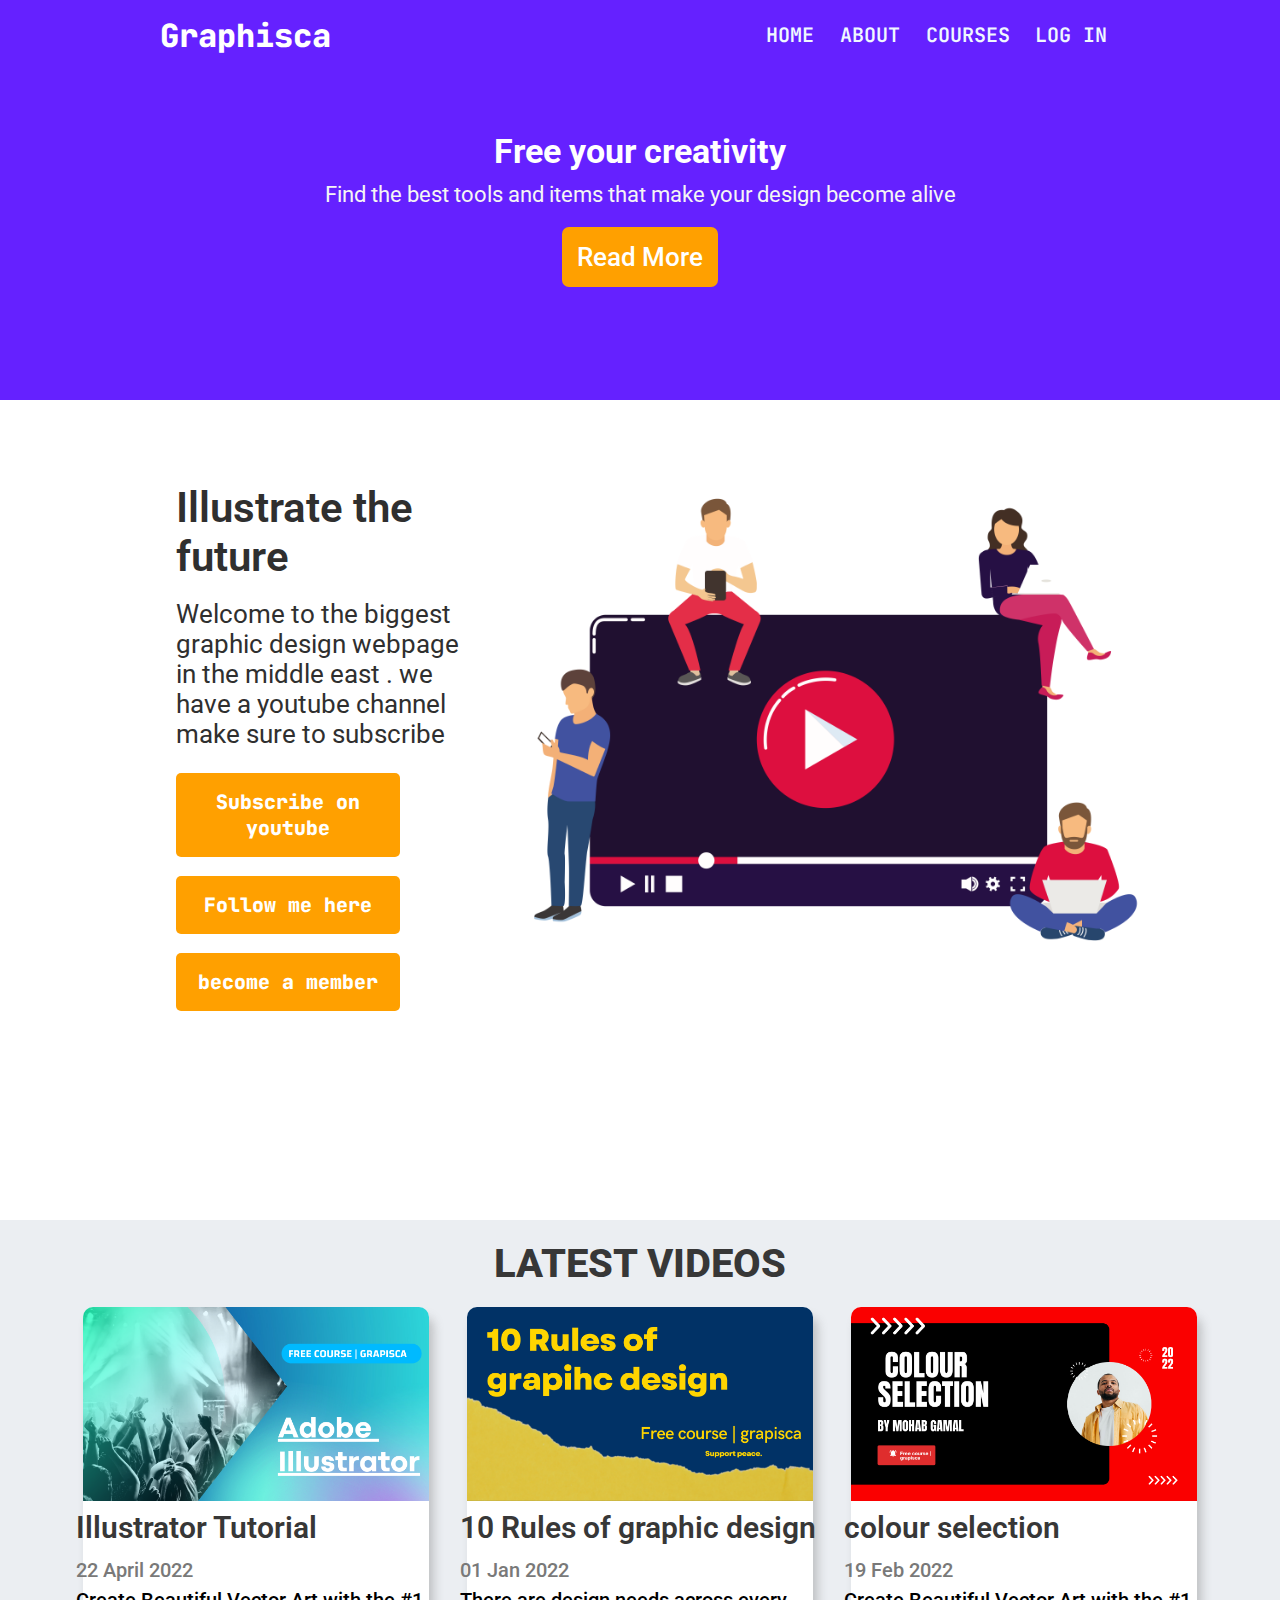
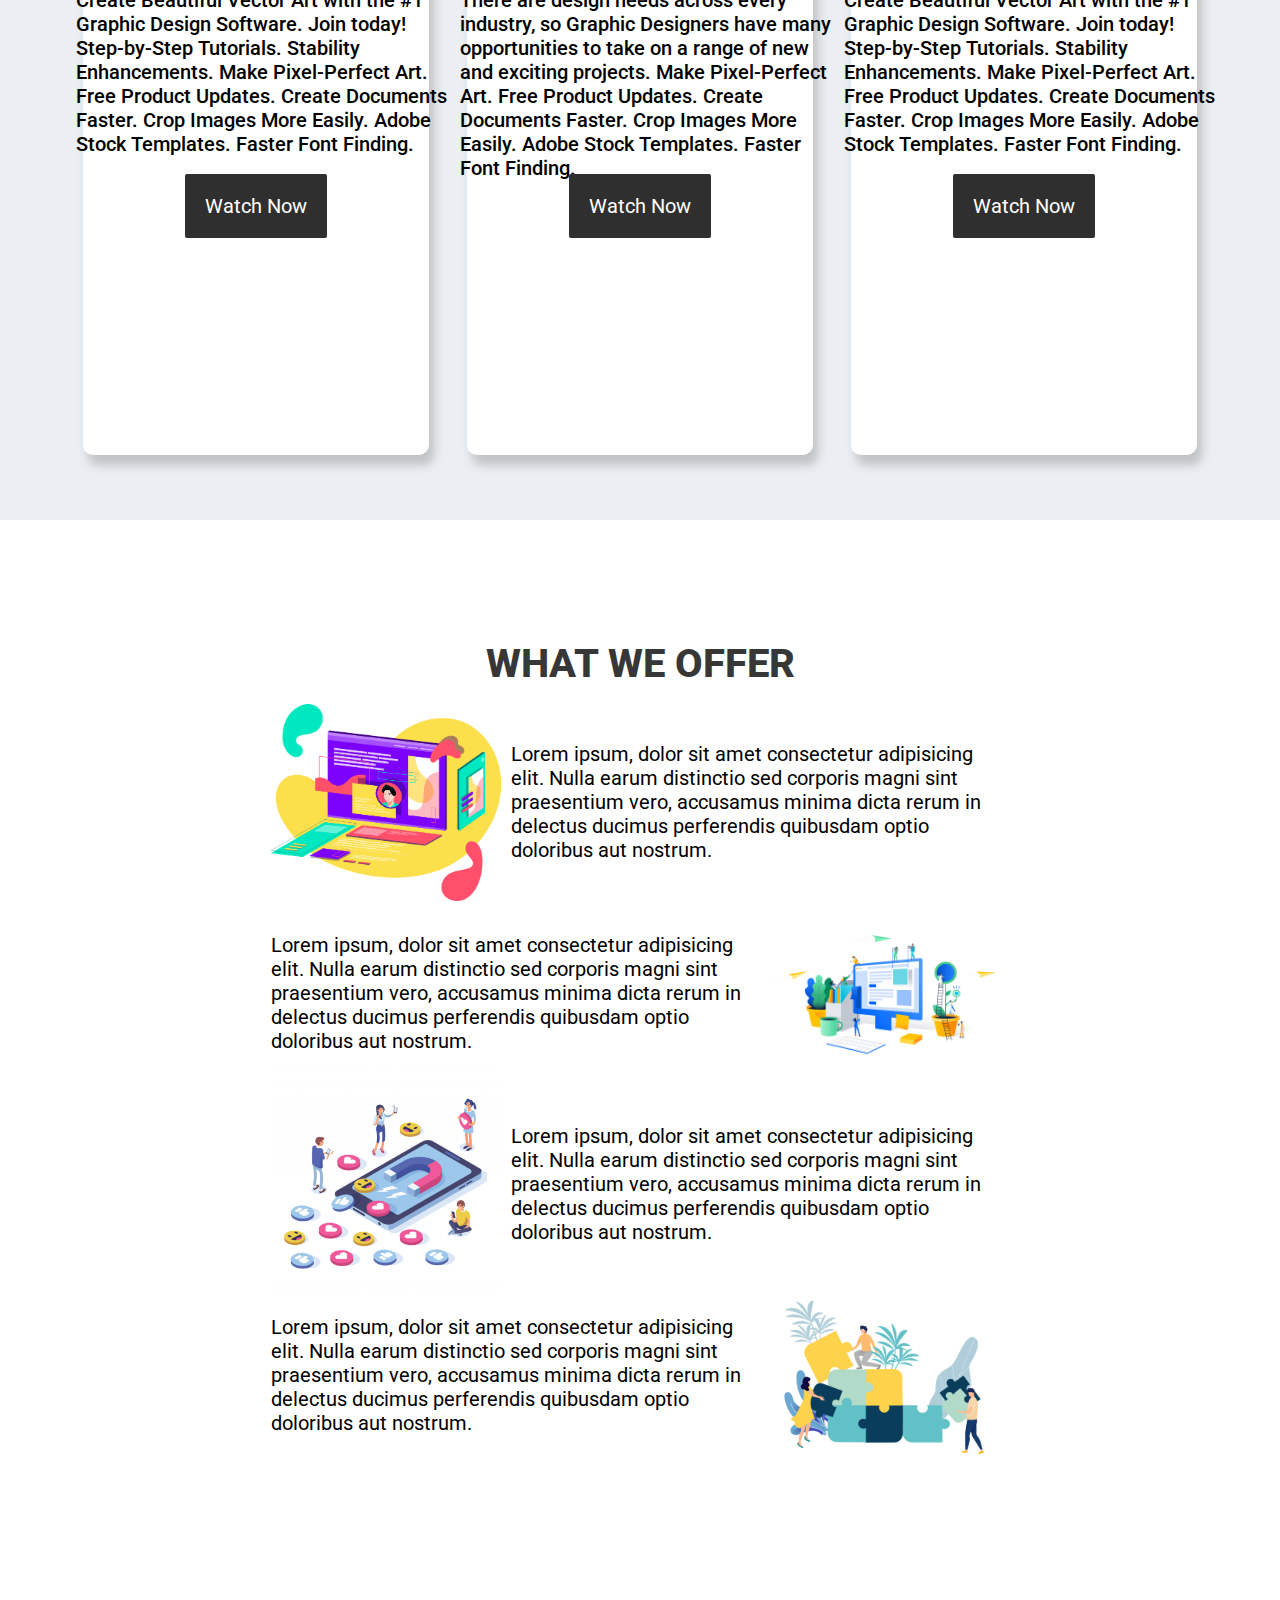
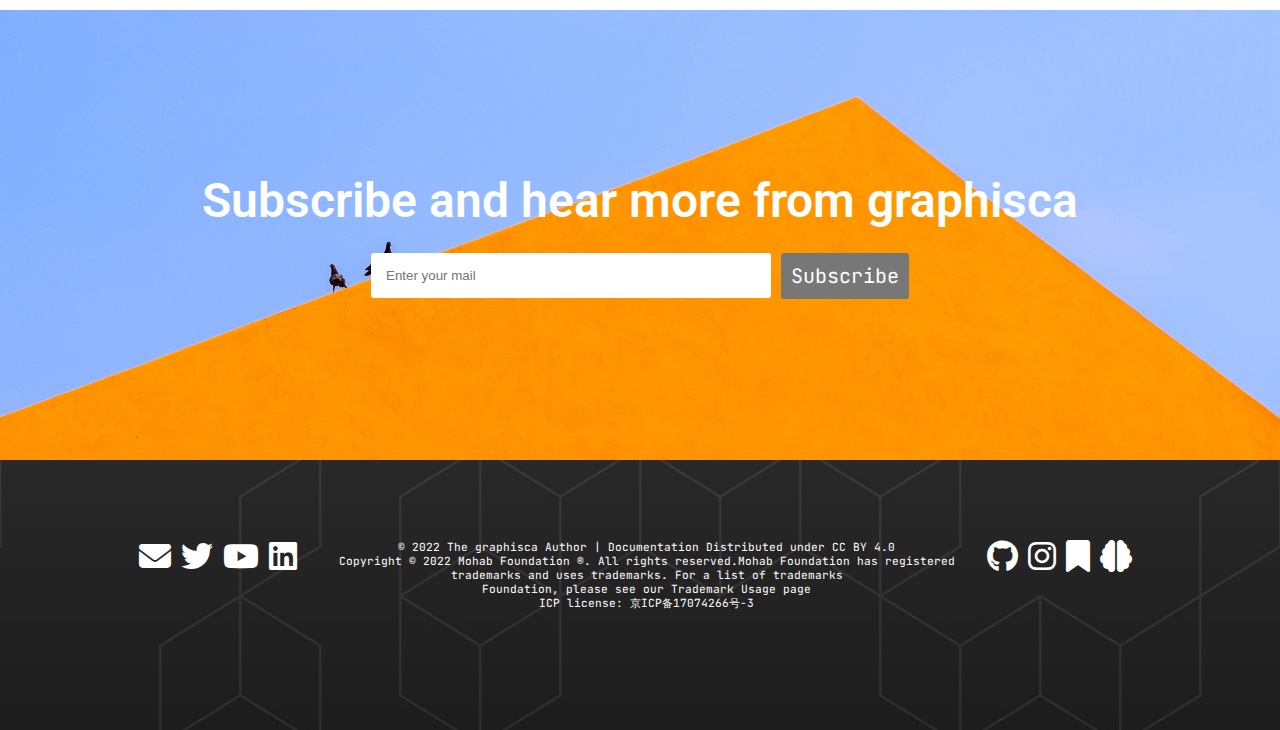
<file: index.html>
<!DOCTYPE html>
<html lang="en">

<head>
    <meta charset="UTF-8">
    <meta http-equiv="X-UA-Compatible" content="IE=edge">
    <meta name="viewport" content="width=device-width, initial-scale=1.0">
    <title>Graphisca | graphic design for everyone</title>
    <link rel="stylesheet" href="style.css">
    <link rel="stylesheet" href="https://cdnjs.cloudflare.com/ajax/libs/font-awesome/6.1.1/css/all.min.css">

</head>

<body>
    <header>
        <div class="nav-bar">
            <div class="logo">
                <a href="index.html">
                    <h1>Graphisca</h1>
                </a>
            </div>
            <ul>
                <li><a href="index.html">Home</a></li>
                <li><a href="about.html">About</a></li>
                <li><a href="">Courses</a></li>
                <li><a href="login.html">Log in</a></li>
            </ul>
        </div>
        <div class="header-add">
            <h2>Free your creativity</h2>
            <p>Find the best tools and items that make your design become alive</p>
            <div class="header-btn">
                <a href="#vectors-sec">Read More</a>
            </div>

        </div>
    </header>
    <section class="main-sec">
        <div class="main-container">
            <div class="main-left-sec">
                <div class="main-left-sec-txt">
                    <h1>Illustrate the future</h1>
                    <p>Welcome to the biggest graphic design webpage in the middle east . we have a youtube channel make
                        sure
                        to subscribe</p>
                </div>
                <div class="main-left-sec-btn">
                    <a href="">Subscribe on youtube</a>
                    <a href="">Follow me here</a>
                    <a href="">become a member</a>
                </div>
            </div>
            <div class="main-right-sec">
                <img src="imgs/Youtube-Video-concept-illustration-young-people-using-mobile-on-tranaparent-background--PNG.png"
                    alt="">
            </div>
        </div>
    </section>
    <section class="videos-sec">
        <h1>Latest Videos</h1>
        <div class="videos-container">
            <div class="video">
                <div class="video-img">
                    <img src="imgs/Adobe Illustrator.png" alt="">
                </div>
                <div class="video-details">
                    <h2>Illustrator Tutorial</h2>
                    <p class="video-date">22 April 2022</p>
                    <p>Create Beautiful Vector Art with the #1 Graphic Design Software. Join today! Step-by-Step
                        Tutorials. Stability Enhancements. Make Pixel-Perfect Art. Free Product Updates. Create
                        Documents Faster. Crop Images More Easily. Adobe Stock Templates. Faster Font Finding.</p>
                </div>
                <div class="video-btn">
                    <a href="">Watch Now</a>
                </div>

            </div>
            <div class="video">
                <div class="video-img">
                    <img src="imgs/Adobe Illustrator (1).png" alt="">
                </div>
                <div class="video-details">
                    <h2>10 Rules of graphic design</h2>
                    <p class="video-date">01 Jan 2022</p>
                    <p>There are design needs across every industry, so Graphic Designers have many opportunities to
                        take on a range of new and exciting projects. Make Pixel-Perfect Art. Free Product Updates.
                        Create
                        Documents Faster. Crop Images More Easily. Adobe Stock Templates. Faster Font Finding.</p>
                </div>
                <div class="video-btn">
                    <a href="">Watch Now</a>
                </div>

            </div>
            <div class="video">
                <div class="video-img">
                    <img src="imgs/Adobe Illustrator (2).png" alt="">
                </div>
                <div class="video-details">
                    <h2>colour selection</h2>
                    <p class="video-date">19 Feb 2022</p>
                    <p>Create Beautiful Vector Art with the #1 Graphic Design Software. Join today! Step-by-Step
                        Tutorials. Stability Enhancements. Make Pixel-Perfect Art. Free Product Updates. Create
                        Documents Faster. Crop Images More Easily. Adobe Stock Templates. Faster Font Finding.</p>
                </div>
                <div class="video-btn">
                    <a href="">Watch Now</a>
                </div>

            </div>
        </div>
    </section>
    <section class="vectors-sec" id="vectors-sec">
        <h1>what we offer</h1>
        <div class="vectors-container">
            <div class="vector">
                <img src="imgs/1.png" alt="">
                <p>Lorem ipsum, dolor sit amet consectetur adipisicing elit. Nulla earum distinctio sed corporis magni
                    sint praesentium vero, accusamus minima dicta rerum in delectus ducimus perferendis quibusdam optio
                    doloribus aut nostrum.
                </p>
            </div>
            <div class="vector">
                <p>Lorem ipsum, dolor sit amet consectetur adipisicing elit. Nulla earum distinctio sed corporis magni
                    sint praesentium vero, accusamus minima dicta rerum in delectus ducimus perferendis quibusdam optio
                    doloribus aut nostrum.
                </p>
                <img src="imgs/2.png" alt="">
            </div>
            <div class="vector">
                <img src="imgs/3.png" alt="">
                <p>Lorem ipsum, dolor sit amet consectetur adipisicing elit. Nulla earum distinctio sed corporis magni
                    sint praesentium vero, accusamus minima dicta rerum in delectus ducimus perferendis quibusdam optio
                    doloribus aut nostrum.
                </p>
            </div>
            <div class="vector">

                <p>Lorem ipsum, dolor sit amet consectetur adipisicing elit. Nulla earum distinctio sed corporis magni
                    sint praesentium vero, accusamus minima dicta rerum in delectus ducimus perferendis quibusdam optio
                    doloribus aut nostrum.
                </p>
                <img src="imgs/4.png" alt="">
            </div>
        </div>
    </section>
    <section class="email-sec">
        <div class="email-container">
            <p>Subscribe and hear more from graphisca</p>
            <div class="info">
                <input type="text" placeholder="Enter your mail">
                <a href="">Subscribe</a>
            </div>

        </div>
    </section>
    <footer>
        <div class="footer-container">
            <div class="left-icons">
                <i class="fa-solid fa-envelope"></i>
                <i class="fa-brands fa-twitter"></i>
                <i class="fa-brands fa-youtube"></i>
                <i class="fa-brands fa-linkedin"></i>
            </div>
            <div class="footer-mid">
                <p>© 2022 The graphisca Author | Documentation Distributed under CC BY 4.0 <br>
                    Copyright © 2022 Mohab Foundation ®. All rights reserved.Mohab Foundation has registered <br>
                    trademarks and uses trademarks. For a list of trademarks <br> Foundation, please see
                    our Trademark Usage page <br>
                    ICP license: 京ICP备17074266号-3</p>
            </div>
            <div class="right-icons">
                <i class="fa-brands fa-github"></i>
                <i class="fa-brands fa-instagram"></i>
                <i class="fa-solid fa-bookmark"></i>
                <i class="fa-solid fa-brain"></i>
            </div>
        </div>
    </footer>
</body>

</html>
</file>
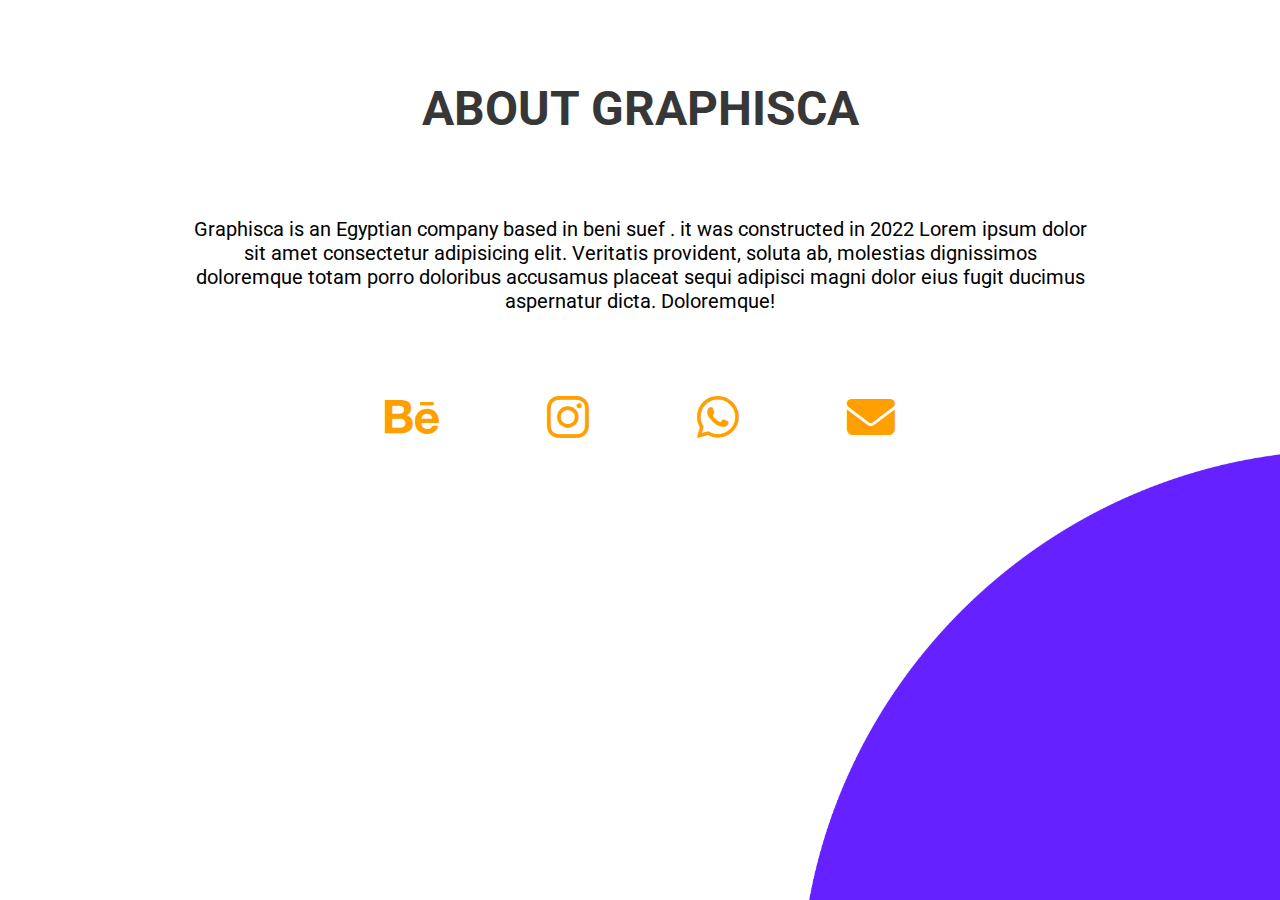
<file: about.html>
<!DOCTYPE html>
<html lang="en">

<head>
    <meta charset="UTF-8">
    <meta http-equiv="X-UA-Compatible" content="IE=edge">
    <meta name="viewport" content="width=device-width, initial-scale=1.0">
    <title>About Graphisca</title>
    <link rel="stylesheet" href="style.css">
    <link rel="stylesheet" href="https://cdnjs.cloudflare.com/ajax/libs/font-awesome/6.1.1/css/all.min.css">
</head>

<body>
    <section class="about">
        <div class="about-container">
            <div class="about-txt">
                <h1>About graphisca</h1>
                <p>Graphisca is an Egyptian company based in beni suef . it was constructed in 2022 Lorem ipsum dolor
                    sit
                    amet
                    consectetur adipisicing elit. Veritatis provident, soluta ab, molestias dignissimos doloremque totam
                    porro doloribus accusamus placeat sequi adipisci magni dolor eius fugit ducimus aspernatur dicta.
                    Doloremque!</p>
            </div>
            <div class="about-icons">
                <a href=""><i class="fa-brands fa-behance"></i></a>
                <a href=""><i class="fa-brands fa-instagram"></i></a>
                <a href=""><i class="fa-brands fa-whatsapp"></i></a>
                <i class="fa-solid fa-envelope"></i>
            </div>


        </div>

    </section>
</body>

</html>
</file>
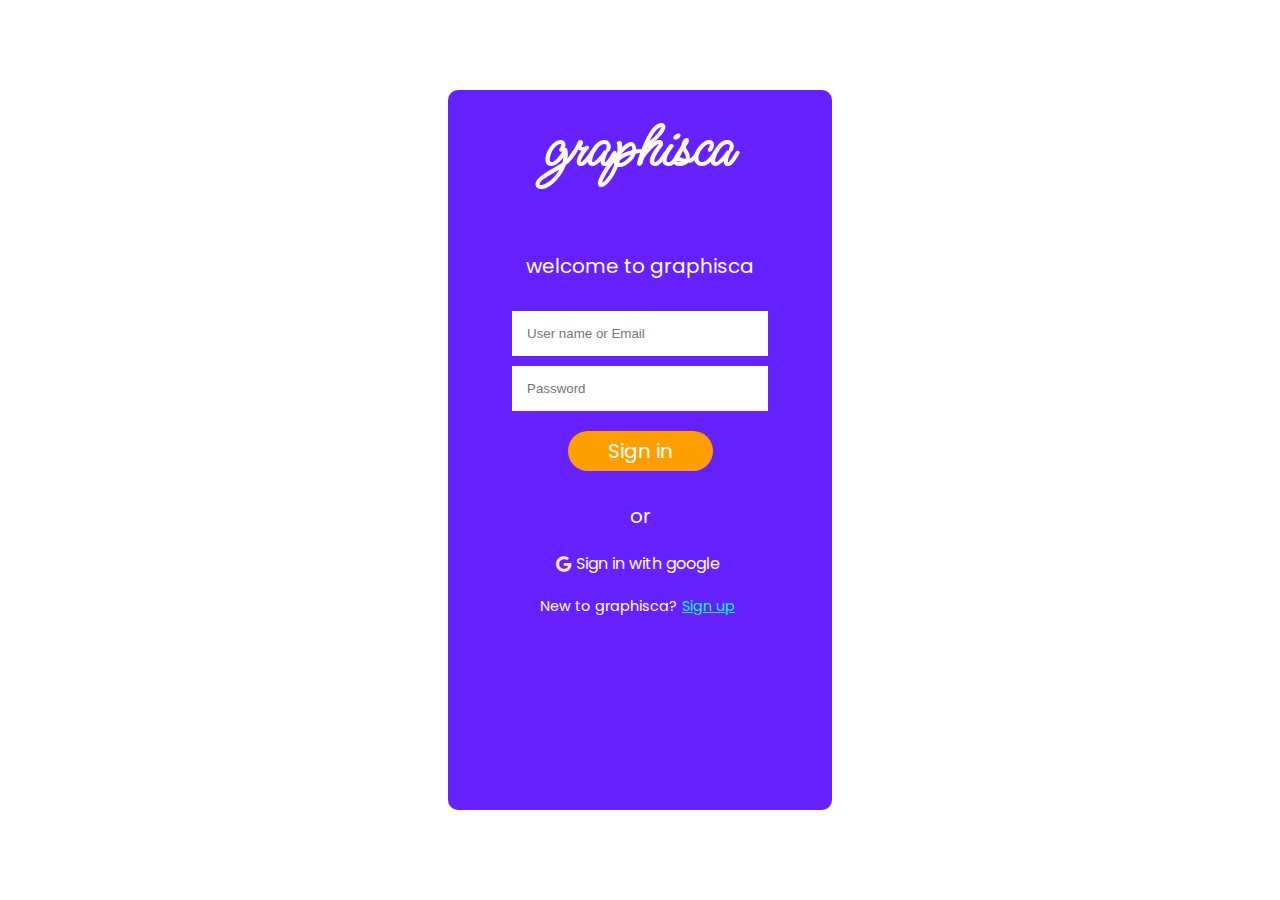
<file: login.html>
<!DOCTYPE html>
<html lang="en">

<head>
    <meta charset="UTF-8">
    <meta http-equiv="X-UA-Compatible" content="IE=edge">
    <meta name="viewport" content="width=device-width, initial-scale=1.0">
    <title>Stay connected</title>
    <link rel="stylesheet" href="https://cdnjs.cloudflare.com/ajax/libs/font-awesome/6.1.1/css/all.min.css">
    <link rel="stylesheet" href="style.css">
</head>

<body>
    <section class="login-sec">
        <div class="login-container">
            <h2>graphisca</h2>
            <p id="welcome">welcome to graphisca</p>
            <div class="login-input">
                <input type="text" placeholder="User name or Email">
                <input type="password" placeholder="Password">
            </div>
            <a href="" id="signin-btn">Sign in</a>
            <p id="or">or</p>
            <div class="google">
                <i class="fa-brands fa-google"></i>
                <p>Sign in with google</p>
            </div>
            <div class="new">
                <p>New to graphisca?</p>
                <a href="signup.html">Sign up</a>
            </div>
        </div>
    </section>
</body>

</html>
</file>
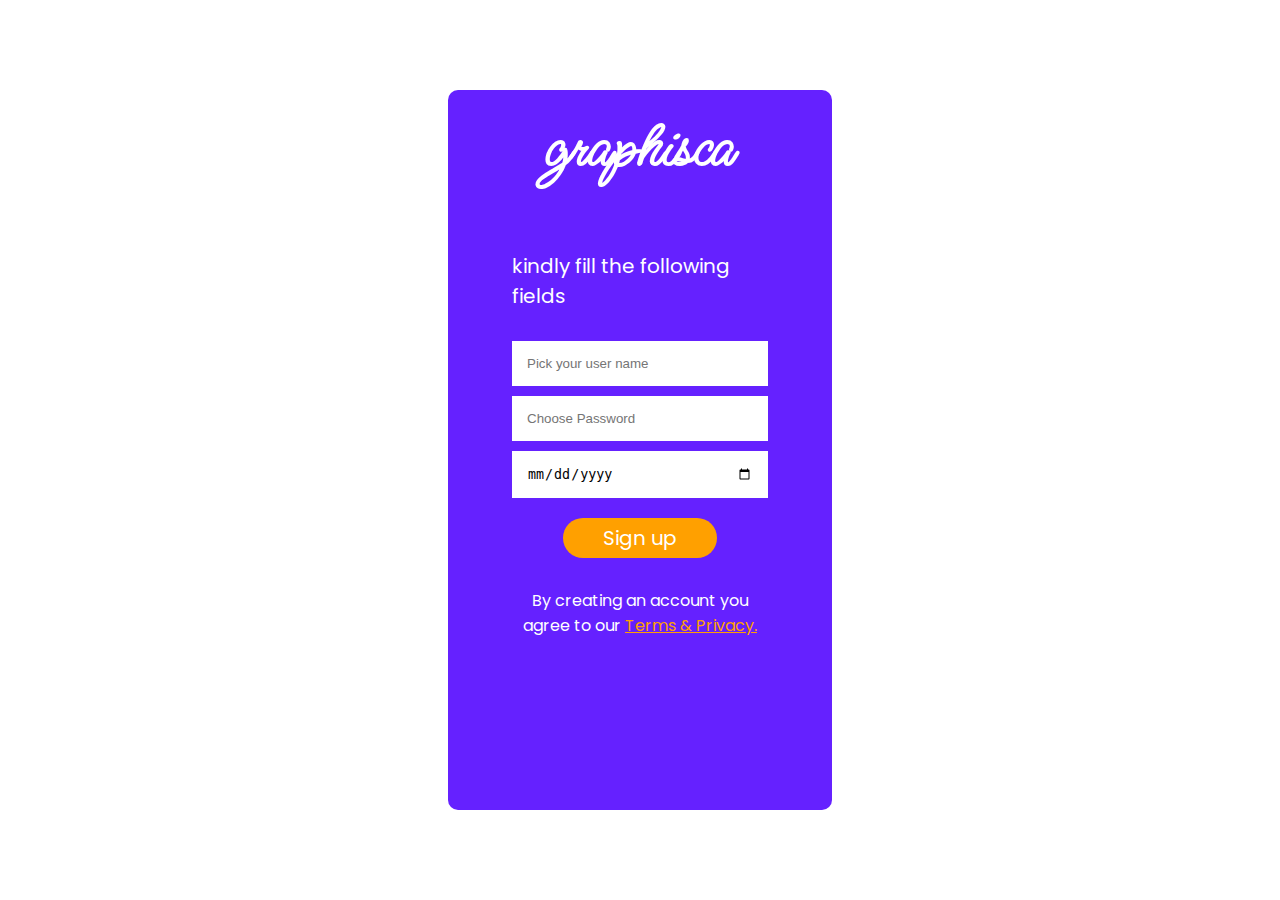
<file: signup.html>
<!DOCTYPE html>
<html lang="en">

<head>
    <meta charset="UTF-8">
    <meta http-equiv="X-UA-Compatible" content="IE=edge">
    <meta name="viewport" content="width=device-width, initial-scale=1.0">
    <title>Stay connected</title>
    <link rel="stylesheet" href="https://cdnjs.cloudflare.com/ajax/libs/font-awesome/6.1.1/css/all.min.css">
    <link rel="stylesheet" href="style.css">
</head>

<body>
    <section class="login-sec">
        <div class="login-container">
            <h2>graphisca</h2>
            <p id="welcome">kindly fill the following fields</p>
            <div class="login-input">
                <input type="text" placeholder="Pick your user name" required>
                <input type="password" placeholder="Choose Password" required>
                <input type="date" placeholder="Enter your birthdate" required>
            </div>
            <a href="" id="signin-btn">Sign up</a>
            <p id="by">By creating an account you agree to our <a href="">Terms & Privacy.</a></p>
        </div>
    </section>
</body>

</html>
</file>
<file: style.css>
@import url('https://fonts.googleapis.com/css2?family=Amatic+SC&family=Anton&family=Bangers&family=Cairo:wght@200;300;400;500;600;700;800;900&family=JetBrains+Mono:ital,wght@0,100;0,200;0,400;0,500;0,600;0,700;0,800;1,500&family=Lato:wght@300;400;700&family=Lobster&family=Montserrat:ital,wght@0,100;0,200;0,300;0,400;0,500;0,600;0,700;0,800;1,100;1,200;1,300;1,400;1,600;1,700&family=Open+Sans:wght@600&family=Poppins:ital,wght@0,100;0,200;0,300;0,400;0,500;0,600;0,700;0,800;0,900;1,100;1,200;1,300;1,400;1,500;1,600;1,700;1,800;1,900&family=Righteous&family=Roboto+Slab:wght@500&family=Roboto:wght@700&family=Ubuntu:ital,wght@0,300;0,400;0,500;0,700;1,300;1,400;1,500;1,700&display=swap');
@import url('https://fonts.googleapis.com/css2?family=Amatic+SC&family=Anton&family=Bangers&family=Cairo:wght@200;300;400;500;600;700;800;900&family=JetBrains+Mono:ital,wght@0,100;0,200;0,400;0,500;0,600;0,700;0,800;1,500&family=Lato:wght@300;400;700&family=Lobster&family=Montserrat:ital,wght@0,100;0,200;0,300;0,400;0,500;0,600;0,700;0,800;1,100;1,200;1,300;1,400;1,600;1,700&family=Open+Sans:wght@600&family=Poppins:ital,wght@0,100;0,200;0,300;0,400;0,500;0,600;0,700;0,800;0,900;1,100;1,200;1,300;1,400;1,500;1,600;1,700;1,800;1,900&family=Righteous&family=Roboto+Slab:wght@500&family=Roboto:wght@100;300;700;900&family=Ubuntu:ital,wght@0,300;0,400;0,500;0,700;1,300;1,400;1,500;1,700&display=swap');
@import url('https://fonts.googleapis.com/css2?family=Amatic+SC&family=Anton&family=Bangers&family=Cairo:wght@200;300;400;500;600;700;800;900&family=JetBrains+Mono:ital,wght@0,100;0,200;0,400;0,500;0,600;0,700;0,800;1,500&family=Lato:wght@300;400;700&family=Lobster&family=Montserrat:ital,wght@0,100;0,200;0,300;0,400;0,500;0,600;0,700;0,800;1,100;1,200;1,300;1,400;1,600;1,700&family=Ms+Madi&family=Open+Sans:wght@600&family=Poppins:ital,wght@0,100;0,200;0,300;0,400;0,500;0,600;0,700;0,800;0,900;1,100;1,200;1,300;1,400;1,500;1,600;1,700;1,800;1,900&family=Righteous&family=Roboto+Slab:wght@500&family=Roboto:wght@100;300;700;900&family=Ubuntu:ital,wght@0,300;0,400;0,500;0,700;1,300;1,400;1,500;1,700&display=swap');

* {
    margin: 0;
    padding: 0;
    box-sizing: border-box;
}

body {
    font-size: 20px;
    font-family: 'JetBrains Mono', monospace;

}

header {
    width: 100%;
    height: 25rem;
    background-color: #6521FF;

}

.nav-bar {
    height: 3rem;
    background-color: #6521FF;
    display: flex;
    justify-content: space-between;
    align-items: center;
    padding: 2.2rem 10rem;
}

.logo h1 {
    font-size: 2rem;
    font-weight: 800;
    color: white;
    cursor: pointer;

}

.logo a {
    text-decoration: none;
}

.nav-bar ul {
    display: flex;
    list-style: none;
    align-items: center;

}

.nav-bar ul a:hover {
    color: #FFA000;
    border-bottom: 2px solid #FFA000;
}

.nav-bar ul li {
    padding: 0.8rem;
}

.nav-bar ul li a {
    text-decoration: none;
    color: aliceblue;
    font-weight: 600;
    text-transform: uppercase;
    transition: 0.3s;
}

.header-add {
    flex-direction: column;
    padding: 7rem;
    font-family: 'Roboto', sans-serif;
    display: flex;
    justify-content: center;
    align-items: center;
    color: whitesmoke;
    font-size: 1.4rem;
    margin-top: -50px;

}

h1,
h2 {
    color: #373737;
}

.header-add h2 {
    display: block;
    color: white;
    padding-bottom: 10px;
}

.header-btn a {
    background-color: #FFA000;
    text-decoration: none;
    color: white;
    padding: 15px;
    font-size: 1.6rem;
    font-weight: 500;
    border-radius: 7px;
    margin-top: 20px;
    display: block;
    transition: 0.5s;
}

.header-btn a:hover {
    background-color: black;
}

.main-sec {
    width: 100%;
    height: 80vh;
    justify-content: center;
    display: flex;
}

.main-container {
    width: 80%;
    display: flex;
    flex-direction: row;
}

.main-right-sec img {
    width: 40rem;
}

.main-left-sec {
    width: 50%;
    padding: 5rem 3rem;
}

.main-left-sec-txt {
    width: 100%;
}

.main-left-sec-txt h1 {
    font-weight: 600;
    color: #2F2F2F;
    font-size: 2.6rem;
    padding: 0.2rem 0;
    font-family: "Roboto", sans-serif;
}

.main-left-sec-txt p {
    color: #2F2F2F;
    padding: 0.9rem 0;
    font-family: 'Roboto', sans-serif;
    font-size: 1.6rem;
}

.main-left-sec-btn {
    display: flex;
    flex-direction: column;
    width: 14rem;
}

.main-left-sec-btn a:hover {
    background-color: #2F2F2F;
}

.main-left-sec-btn a {
    text-decoration: none;
    background-color: #FFA000;
    color: white;
    border-radius: 5px;
    padding: 1rem;
    font-weight: 800;
    margin: 0.6rem 0;
    text-align: center;
}

.videos-sec {
    width: 100%;
    height: 100vh;
    margin-top: 100px;
    display: flex;
    flex-direction: column;
    align-items: center;
    background-color: #EBEEF2;
}

.videos-container {
    width: 90%;
    height: 100%;
    display: flex;
    flex-direction: row;
    flex-wrap: wrap;
    justify-content: space-around;

}

.video {
    background-color: white;
    width: 30%;
    height: 92%;
    border-radius: 10px;
    font-family: 'Roboto', sans-serif;
    display: flex;
    flex-direction: column;
    align-items: center;
    box-shadow: 5px 10px 10px #8888886e;
    transition: 0.5s;
}

.video:hover {
    width: 31%;
    height: 93%;
}

.video-img img {
    width: 100%;
    border-top-left-radius: 10px;
    border-top-right-radius: 10px;
}

.video-details {
    height: 16.5rem;
    width: 400px;
    display: flex;
    flex-direction: column;
    padding-left: 1em;
    margin-top: -6px;
}

.video-details h2 {
    font-family: 'Roboto', sans-serif;
    font-weight: 600;
    padding: 0.6rem 0;

}

.video-details p {
    padding: 0.2rem 0;
    font-weight: 500;

}

.video-date {
    color: #797979;
}

.video-btn a {
    text-decoration: none;
    color: white;
    background-color: #2F2F2F;
    padding: 20px;
    margin-top: 10px;
    border-radius: 2px;
    display: block;
    transition: 0.2s;
}

.video-btn a:hover {
    background-color: #636363;
}

.videos-sec h1 {
    font-weight: 800;
    font-size: 2.5rem;
    font-family: 'Roboto', sans-serif;
    text-transform: uppercase;
    padding: 0.5em 0;
}

.vectors-sec {
    width: 100%;
    height: 110vh;
    display: flex;
    flex-direction: column;
    align-items: center;
    margin-top: 100px;

}

.vectors-sec h1 {
    font-weight: 800;
    font-size: 2.5rem;
    font-family: 'Roboto', sans-serif;
    text-transform: uppercase;
    padding: 0.5em 0;
}

.vectors-container {
    height: 100%;
    width: 60%;
}

.vector {
    width: 100%;
    height: 21%;
    display: flex;
    align-items: center;
    font-family: 'Roboto', sans-serif;
    padding: 15px;
}

.vector img {
    width: 15rem;
    padding-right: 10px;
}

.about {
    width: 100%;
    height: 100vh;
    background-image: url(imgs/headerimg.png);
    background-size: cover;
}

.about-container {
    width: 100%;
    display: flex;
    flex-direction: column;
    align-items: center;
    justify-content: center;
    padding: 5rem;
}

.about-txt {
    display: flex;
    flex-direction: column;
    align-items: center;
    width: 80%;
    text-align: center;
}

.about-txt h1 {
    font-family: 'Roboto', sans-serif;
    font-size: 3rem;
    text-transform: uppercase;
    padding-bottom: 80px;
}

.about-txt p {
    font-family: 'Roboto', sans-serif;
    padding-bottom: 80px;
}

.about-icons i {
    color: #FFA000;
    font-size: 3rem;
    padding: 0 1em;
}

.constructor-sec {
    width: 100%;
    height: 70vh;
    background-image: url(imgs/tra-nguyen-TVSRWmnW8Us-unsplash.jpg);
    background-size: cover;
    background-position: 50%;
    background-position: center;
}

.email-sec {
    width: 100%;
    height: 50vh;
    background-image: url(imgs/pexels-merry-zar-2306359.jpg);
    background-size: cover;
    background-position: center;
}

.email-container {
    display: flex;
    flex-direction: column;
    height: 100%;
    align-items: center;
    justify-content: center;
}

.email-container p {
    font-family: "Roboto", sans-serif;
    font-size: 3rem;
    font-weight: 600;
    color: white;
    padding-bottom: 1.5rem;

}

.info {
    display: flex;
    align-items: center;
}

.info input {
    padding: 15px;
    width: 30em;
    border-radius: 3px;
    border: 0;
}

.info input:focus {
    outline: none;
}

.info a {
    text-decoration: none;
    color: white;
    background-color: #777777;
    padding: 10px;
    margin-left: 10px;
    border-radius: 3px;

}

footer {
    width: 100%;
    height: 30vh;
    background-image: linear-gradient(rgba(41, 40, 40, 0.9), rgba(27, 27, 27, 0.9)), url(imgs/6697662.jpg);
    background-size: cover;
    background-position: center;
}

.footer-container {
    display: flex;
    justify-content: center;
    padding: 5rem 6rem;
    color: white;
    height: 100%;
}

.left-icons {
    display: flex;
}

.left-icons i {
    padding-right: 10px;
    font-size: 2rem;
}

.right-icons {
    display: flex;

}

.right-icons i {
    padding-right: 10px;
    font-size: 2rem;
}

.footer-mid p {
    text-align: center;
    font-size: 0.7rem;
    padding: 0 2rem;
}

.login-sec {
    width: 100%;
    height: 100vh;
    display: flex;
    justify-content: center;
    align-items: center;
    font-family: 'Poppins', sans-serif;

}


.login-sec p {
    color: #fff;
}

.login-container {
    background-color: #6521FF;
    width: 30%;
    height: 80%;
    display: flex;
    flex-direction: column;
    align-items: center;
    padding: 1rem 4rem;
    border-radius: 10px;
}

.login-container h2 {
    font-family: 'Ms Madi', cursive;
    font-size: 4rem;
    margin-bottom: 60px;
    color: white;
}

#welcome {
    padding-bottom: 30px;
}

.login-input input {
    padding: 15px;
    width: 100%;
    border: none;
    margin-bottom: 10px;

}

.login-input input:focus {
    outline: none;
    border-bottom: 2px solid sandybrown;
}

#signin-btn {
    text-decoration: none;
    background-color: #FFA000;
    padding: 5px 40px;
    color: white;
    border-radius: 30px;
    margin-bottom: 10px;
    margin-top: 10px;
}

.google {
    display: flex;
    align-items: center;
    cursor: pointer;
}

#or {
    padding: 20px 0;
}

.google p {
    font-size: 1rem;
    padding: 0 5px;
}

.google i {
    font-size: 1rem;
    color: bisque;
}

.new {
    display: flex;
    align-items: center;
    font-size: 0.9rem;
    padding: 20px;
}

.new a {
    color: #00ffd5;
    padding: 0 5px;
}

#by {
    font-size: 1rem;
    padding: 20px 0;
    text-align: center;
}

#by a {
    color: #FFA000;
}

@keyframes slideInLeft {
    0% {
        transform: translateX(-100%);
    }

    100% {
        transform: translateX(0);
    }
}

.login-container {
    animation: 0.4s ease-out 0s 1 slideInLeft;


}
</file>
